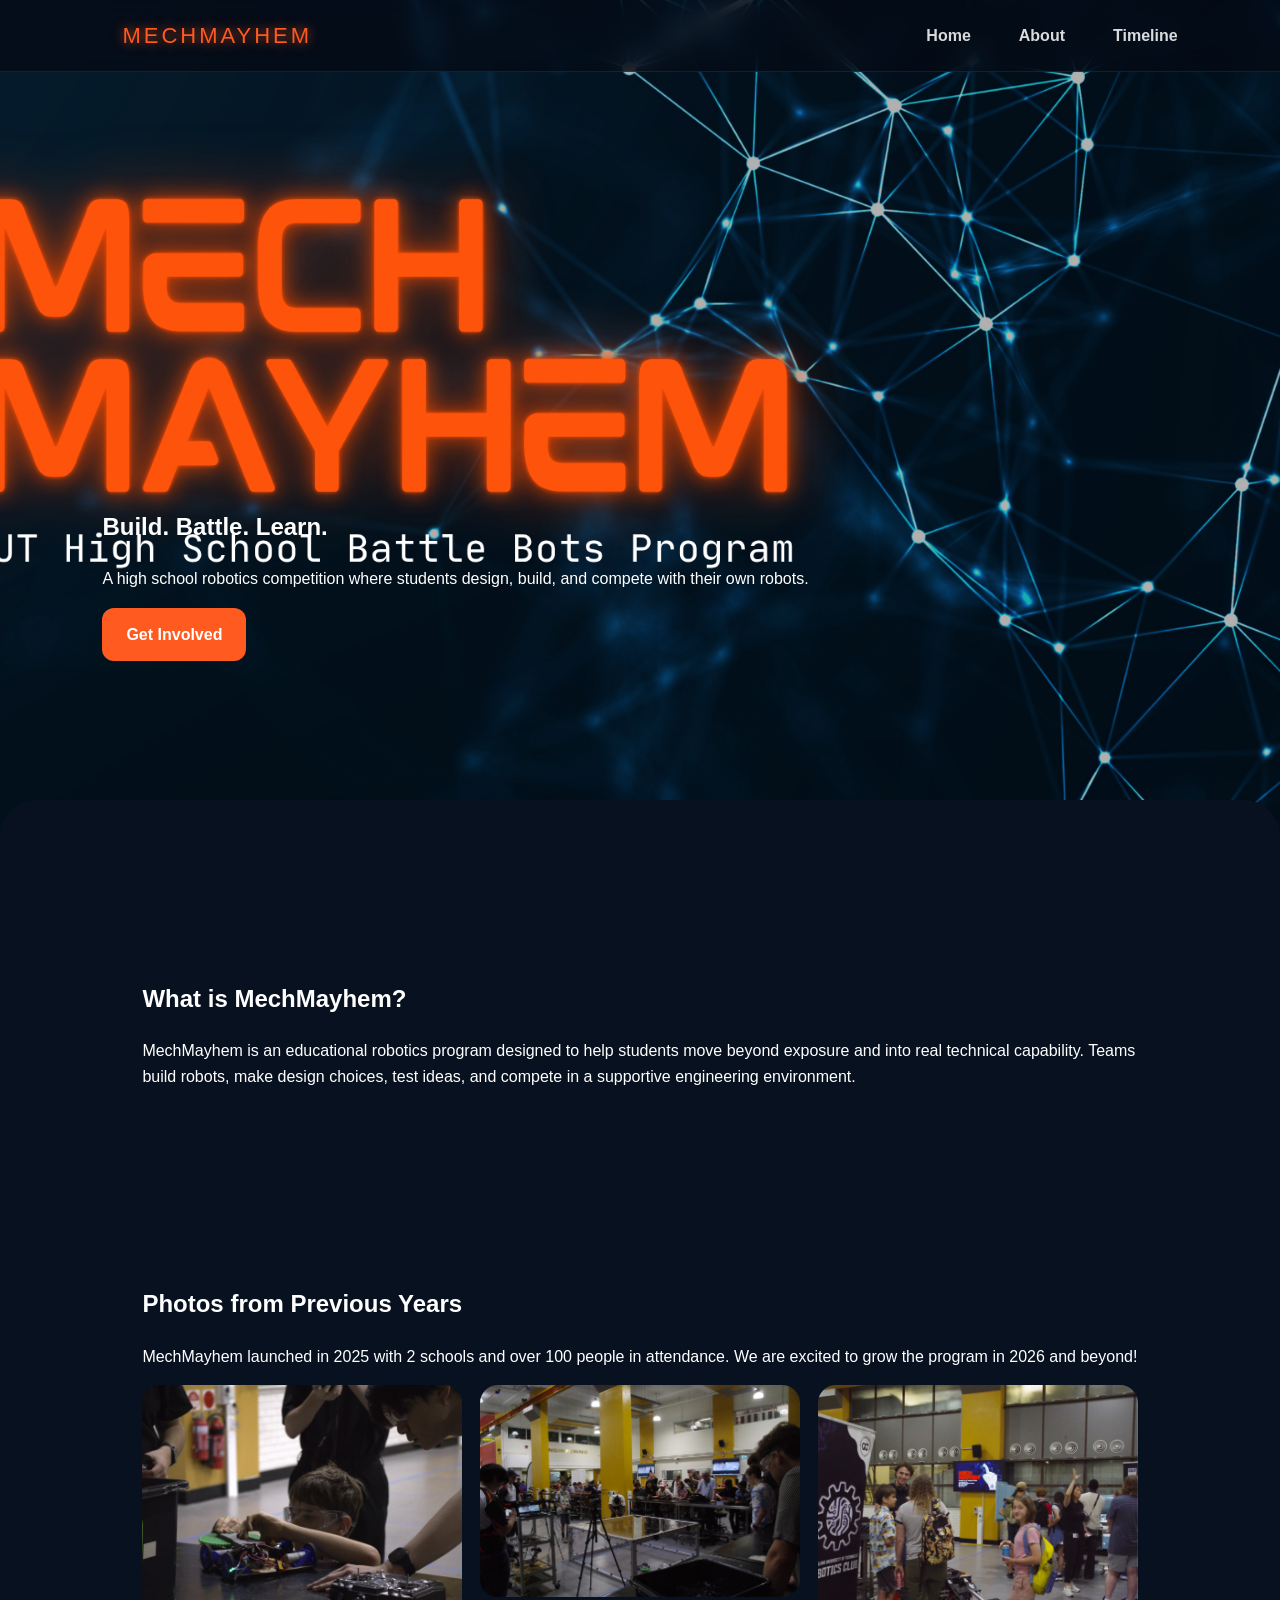
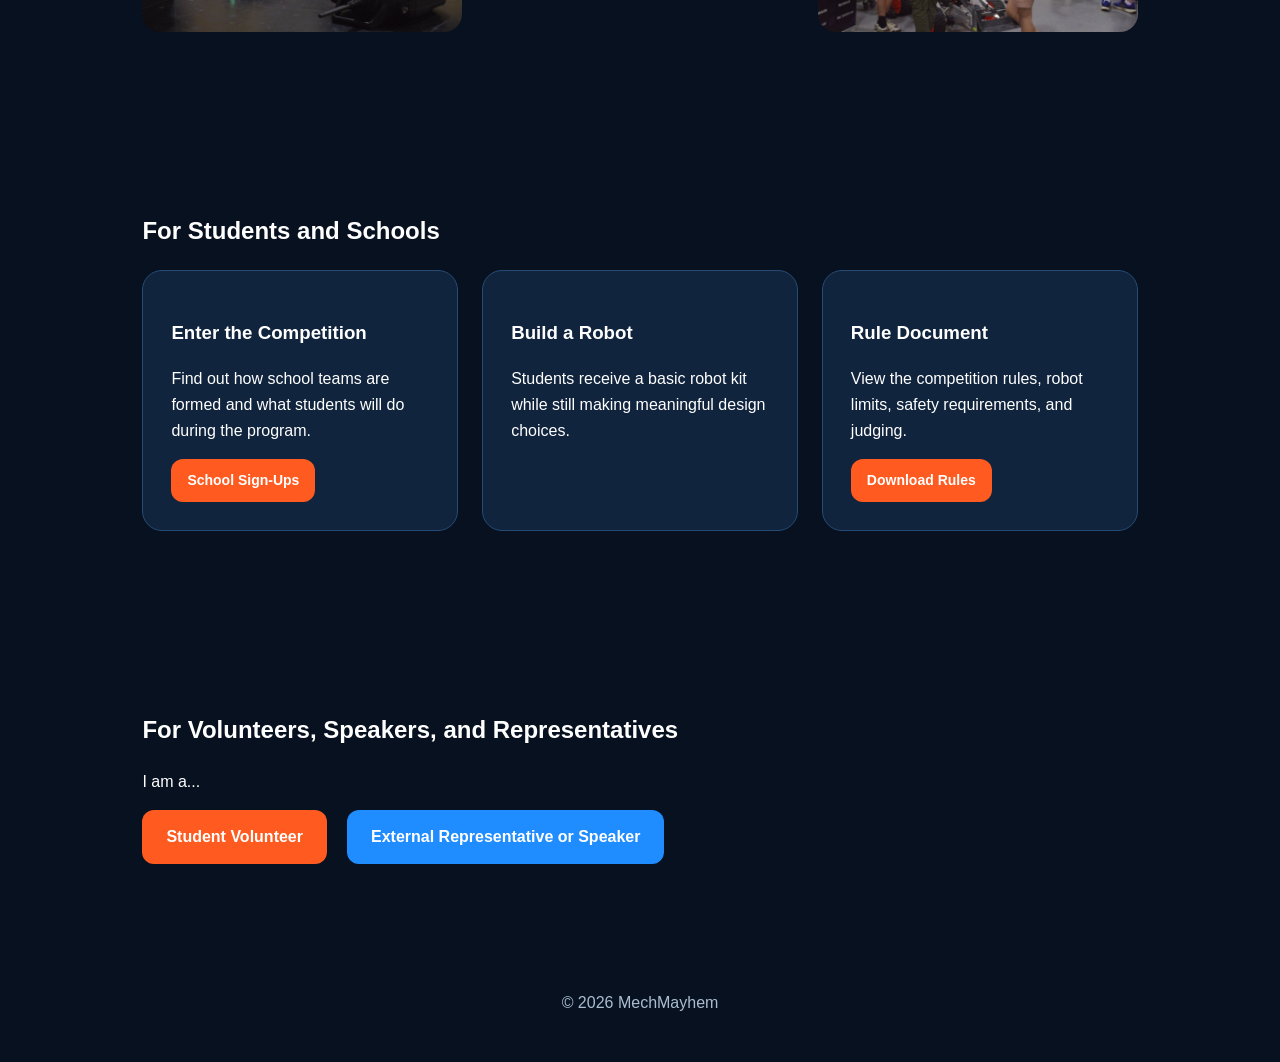
<file: index.html>
<!DOCTYPE html>
<html lang="en">
<head>
  <meta charset="UTF-8" />
  <meta name="viewport" content="width=device-width, initial-scale=1.0" />
  <title>MechMayhem</title>
  <link rel="stylesheet" href="style.css" />
</head>
<script src="script.js"></script>
<body>

    <nav class="topbar">
  <a href="index.html" class="brand logo-text">MECHMAYHEM</a>

  <div class="nav-links">
    <a href="index.html">Home</a>
    <a href="#about">About</a>
    <a href="timeline.html">Timeline</a>
  </div>
</nav>

<header class="hero">
  <div class="overlay">
    <nav>
      
    </nav>

    <section class="hero-content">
      <h2>Build. Battle. Learn.</h2>
      <p>
        A high school robotics competition where students design,
        build, and compete with their own robots.
      </p>
      <a class="button" href="#students">Get Involved</a>
    </section>
  </div>
</header>

    

  <main>

    <section id="about"class="section">
      <h2>What is MechMayhem?</h2>
      <p>
        MechMayhem is an educational robotics program designed to help students
        move beyond exposure and into real technical capability. Teams build robots,
        make design choices, test ideas, and compete in a supportive engineering environment.
      </p>
    </section>

    <section class="section">
      <h2>Photos from Previous Years</h2>
      <p>
        MechMayhem launched in 2025 with 2 schools and over 100 people in attendance. We are excited to grow the program in 2026 and beyond!
      </p>
      <div class="photo-grid">
        <img src="images/student-building.png" alt="MechMayhem students building robots" />
        <img src="images/robot-competition-arena.png" alt="Robot competition arena" />
        <img src="images/crowd-engagement.png" alt="Students testing robots" />
      </div>
    </section>

    <section id="students" class="section card-section">
      <h2>For Students and Schools</h2>

      <div class="cards">
        <div class="card">
             <h3>Enter the Competition</h3>
             <p>Find out how school teams are formed and what students will do during the program.</p>
             <a href="school-signups.html" class="button small">
                 School Sign-Ups
                </a>
            </div>

        <div class="card">
          <h3>Build a Robot</h3>
          <p>Students receive a basic robot kit while still making meaningful design choices.</p>
        </div>

  <div class="card">
  <h3>Rule Document</h3>

  <p>
    View the competition rules, robot limits, safety requirements, and judging.
  </p>

  <a href="documents/rules.pdf" class="button small" download>
    Download Rules
  </a>
</div>
    </section>

    <section id="volunteers" class="section">
      <h2>For Volunteers, Speakers, and Representatives</h2>
      <p>I am a...</p>

      <div class="choice-buttons">
        <a class="button" href="volunteers.html">Student Volunteer</a>
        <a class="button secondary" href="representatives.html">External Representative or Speaker</a>
      </div>
    </section>

  </main>

  <footer>
    <p>© 2026 MechMayhem</p>
  </footer>

</body>
</html>
</file>
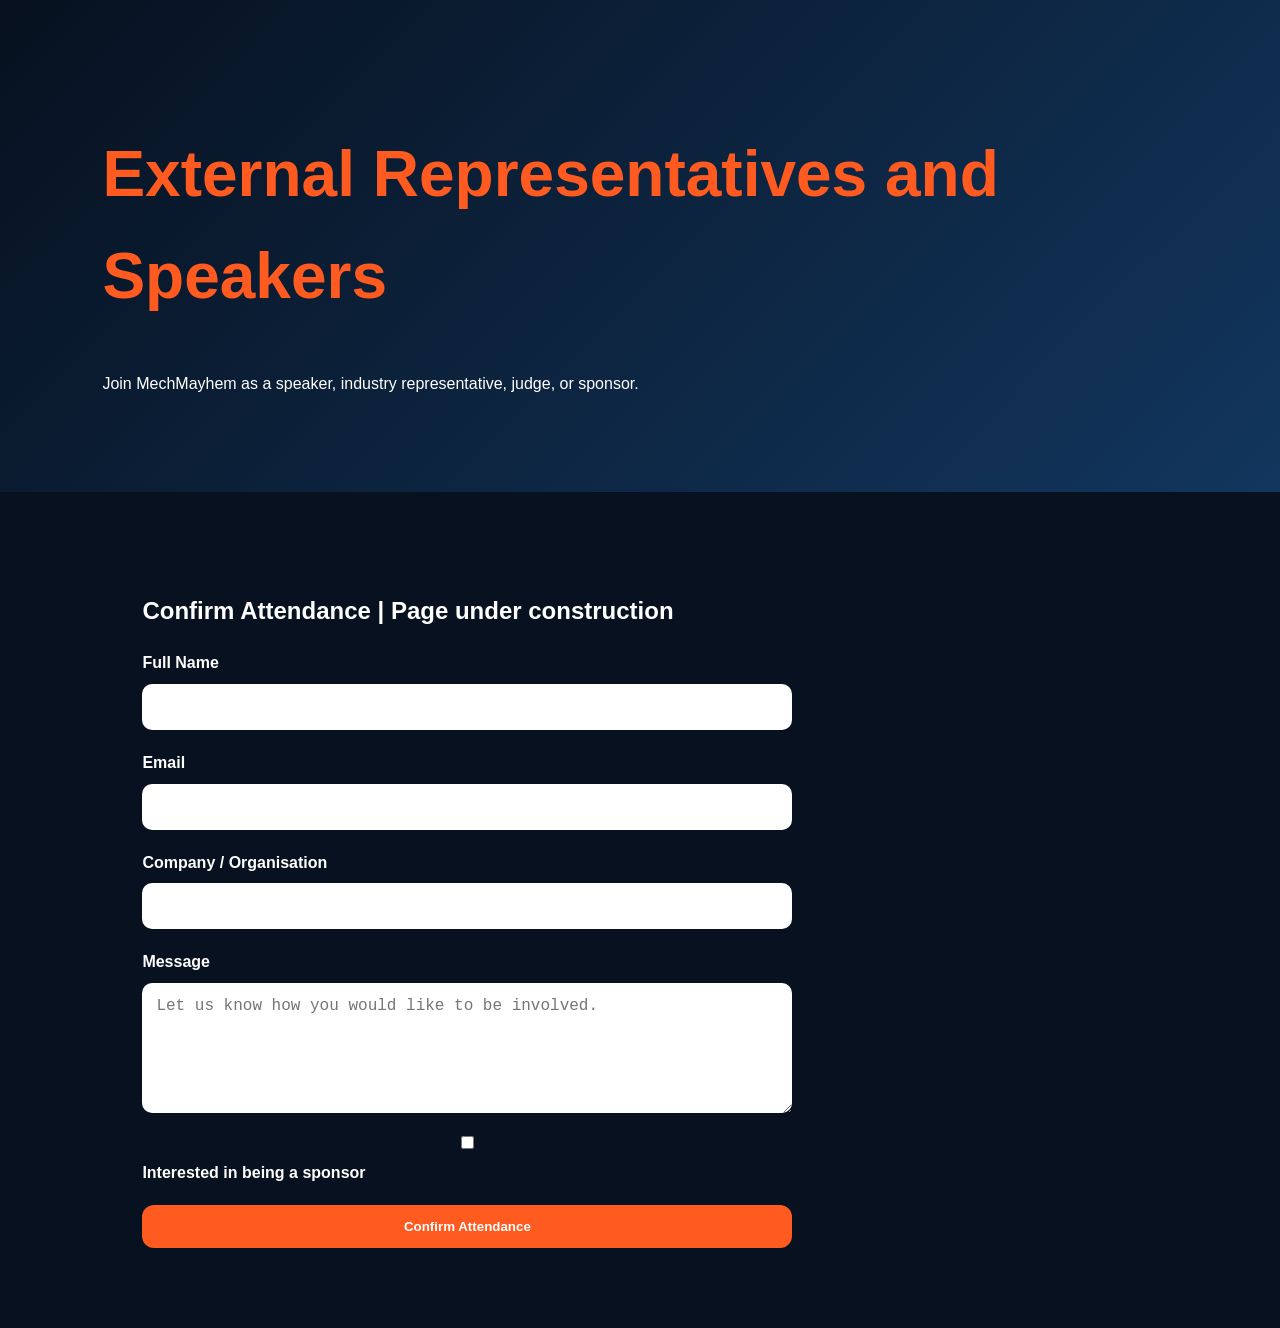
<file: representatives.html>
<!DOCTYPE html>
<html lang="en">
<head>
  <meta charset="UTF-8" />
  <meta name="viewport" content="width=device-width, initial-scale=1.0" />
  <title>Representatives & Speakers | MechMayhem</title>
  <link rel="stylesheet" href="style.css" />
</head>
<script src="script.js"></script>
<body>

  <header class="page-header">
    <h1>External Representatives and Speakers</h1>
    <p>Join MechMayhem as a speaker, industry representative, judge, or sponsor.</p>
  </header>

  <main class="section">

    <h2>Confirm Attendance | Page under construction</h2>

    <form class="form">
      <label>
        Full Name
        <input type="text" name="name" required />
      </label>

      <label>
        Email
        <input type="email" name="email" required />
      </label>

      <label>
        Company / Organisation
        <input type="text" name="company" />
      </label>

      <label>
        Message
        <textarea name="message" placeholder="Let us know how you would like to be involved."></textarea>
      </label>

      <label>
        <input type="checkbox" name="sponsor-interest" />
        Interested in being a sponsor
      </label>

      <button type="submit">Confirm Attendance</button>
    </form>

  </main>

</body>
</html>
</file>
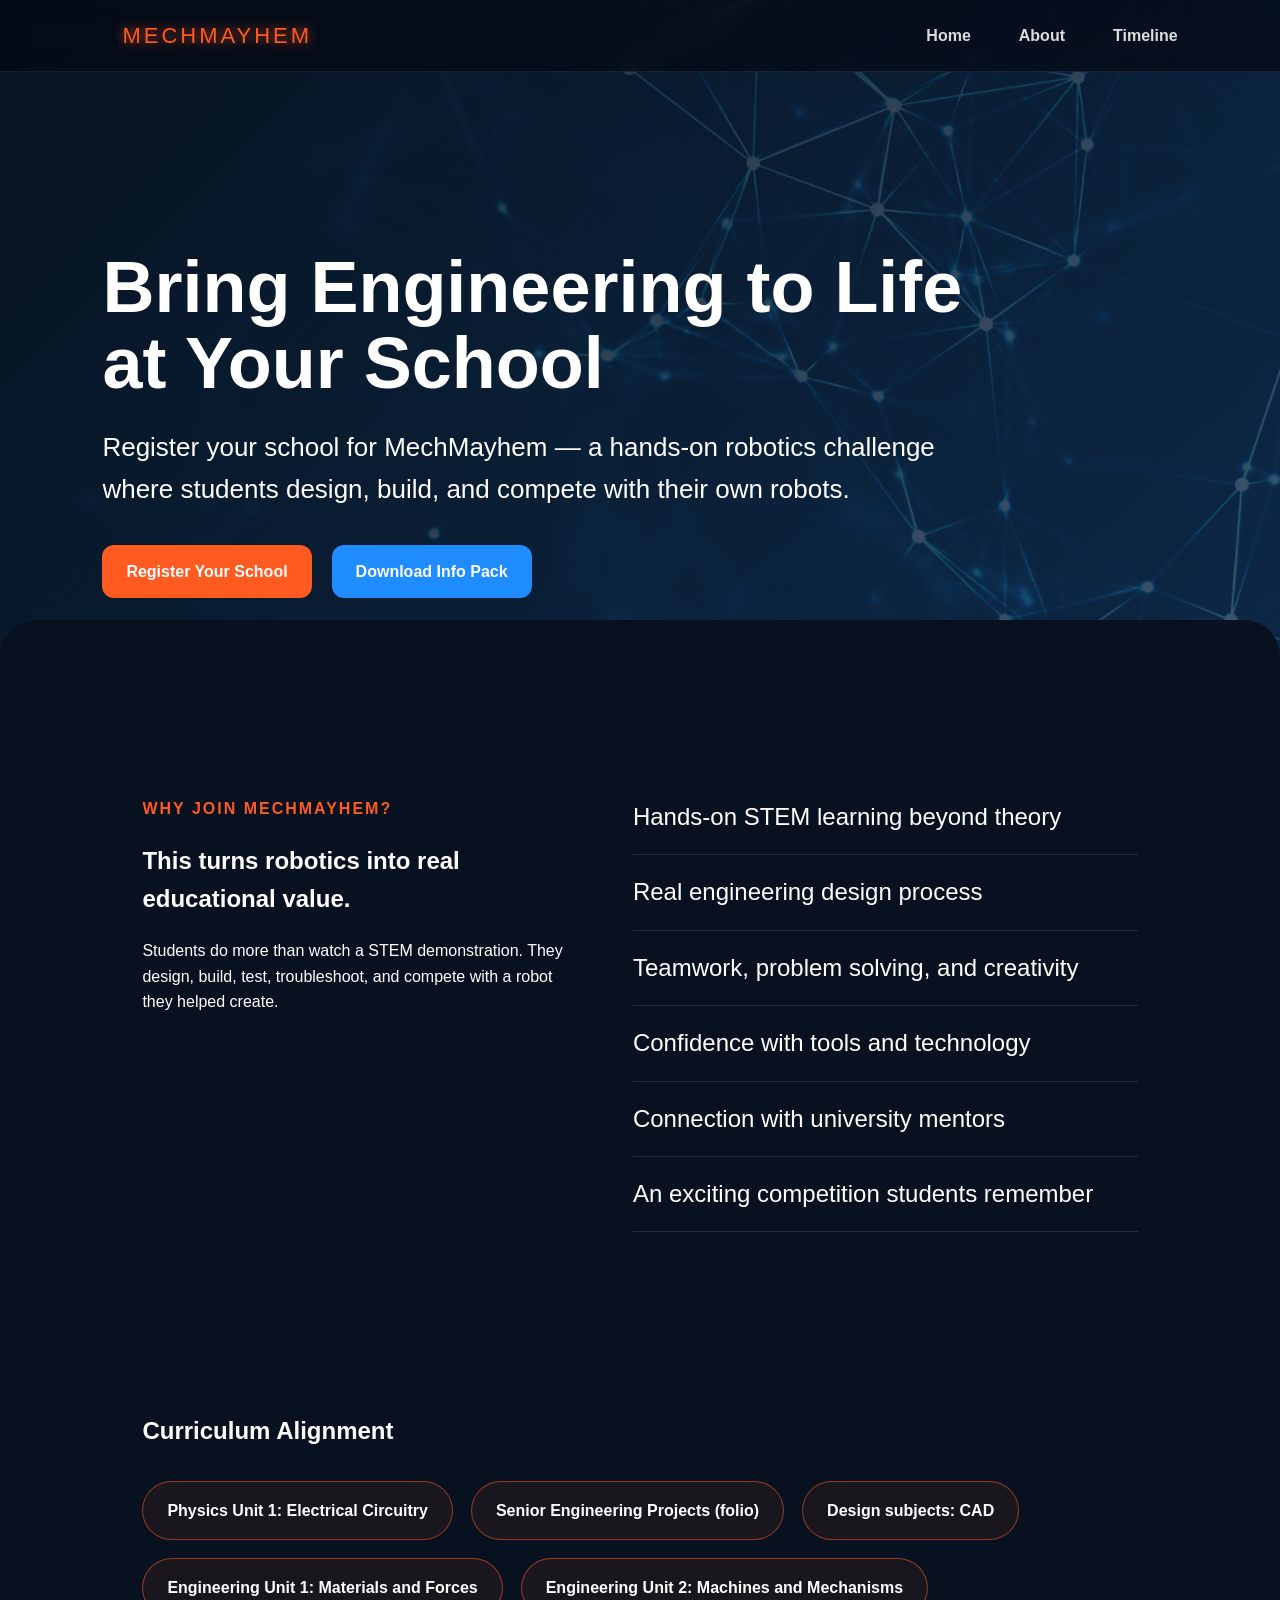
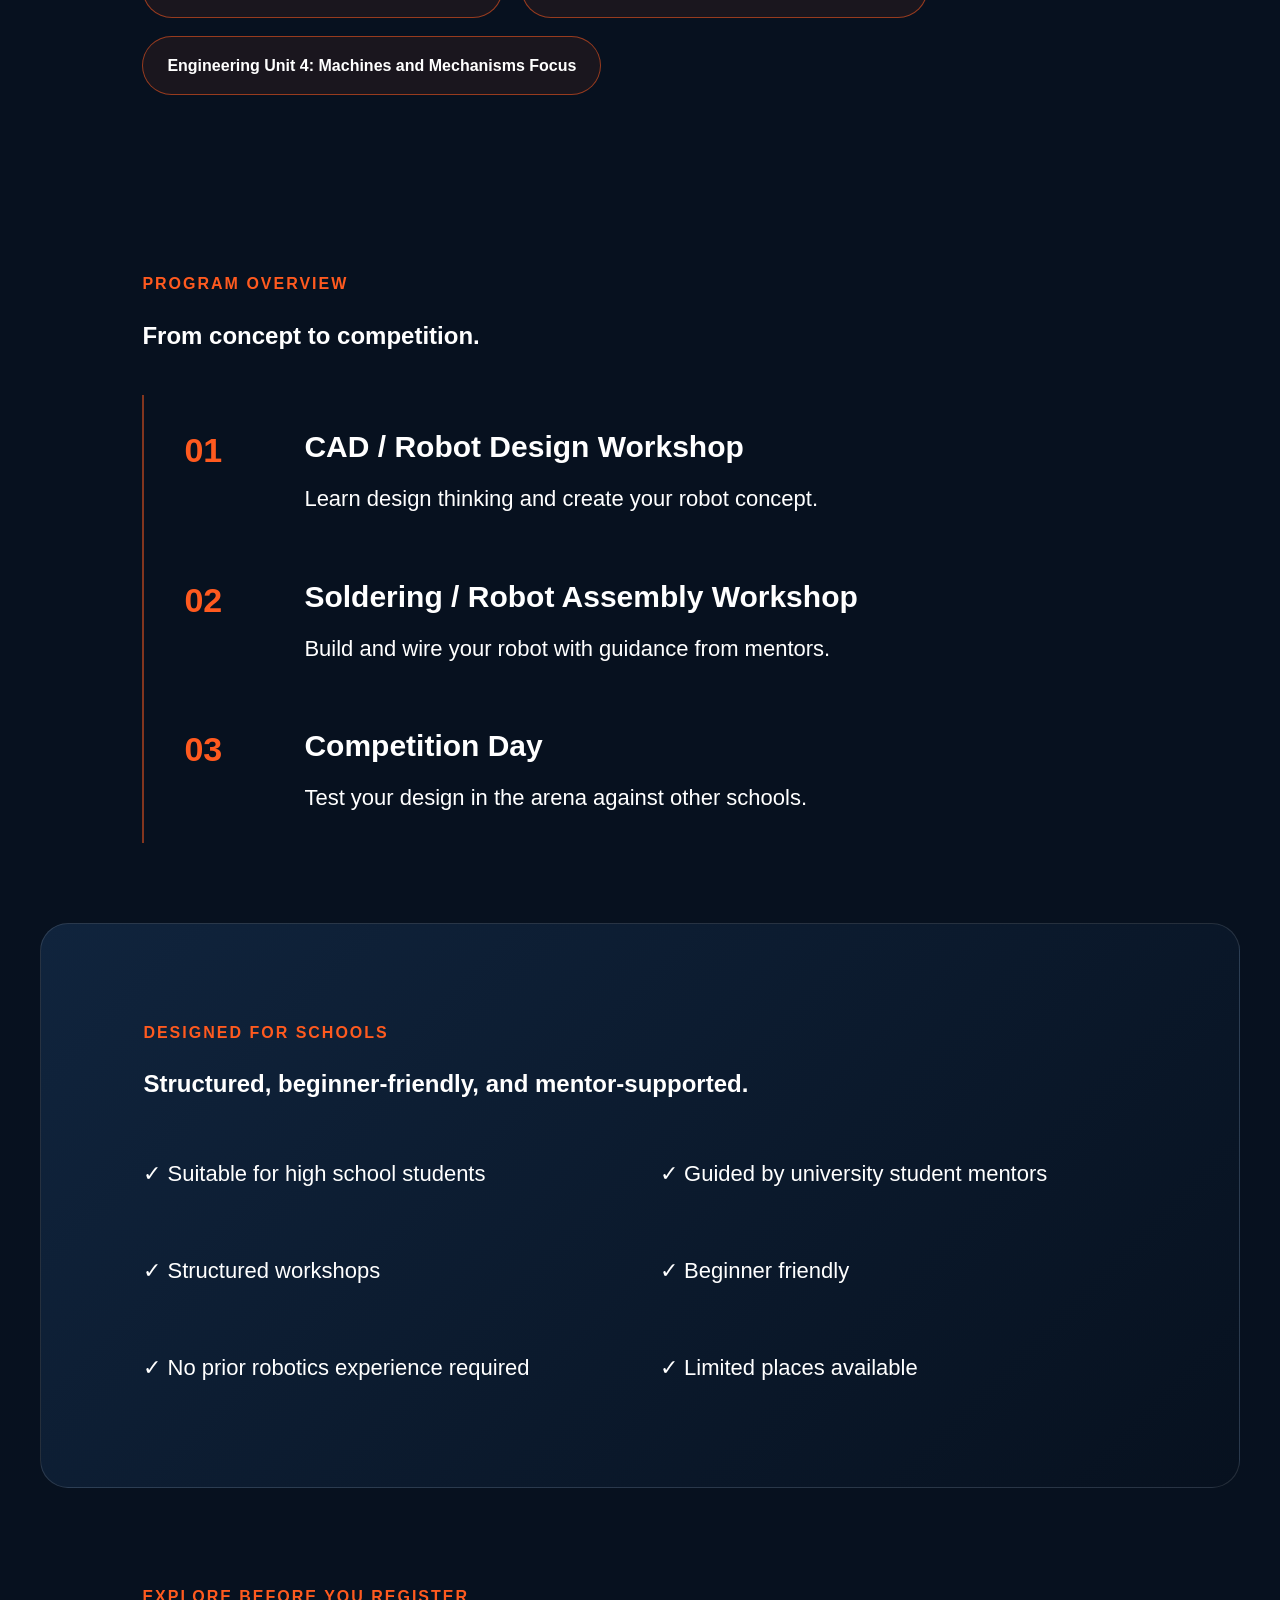
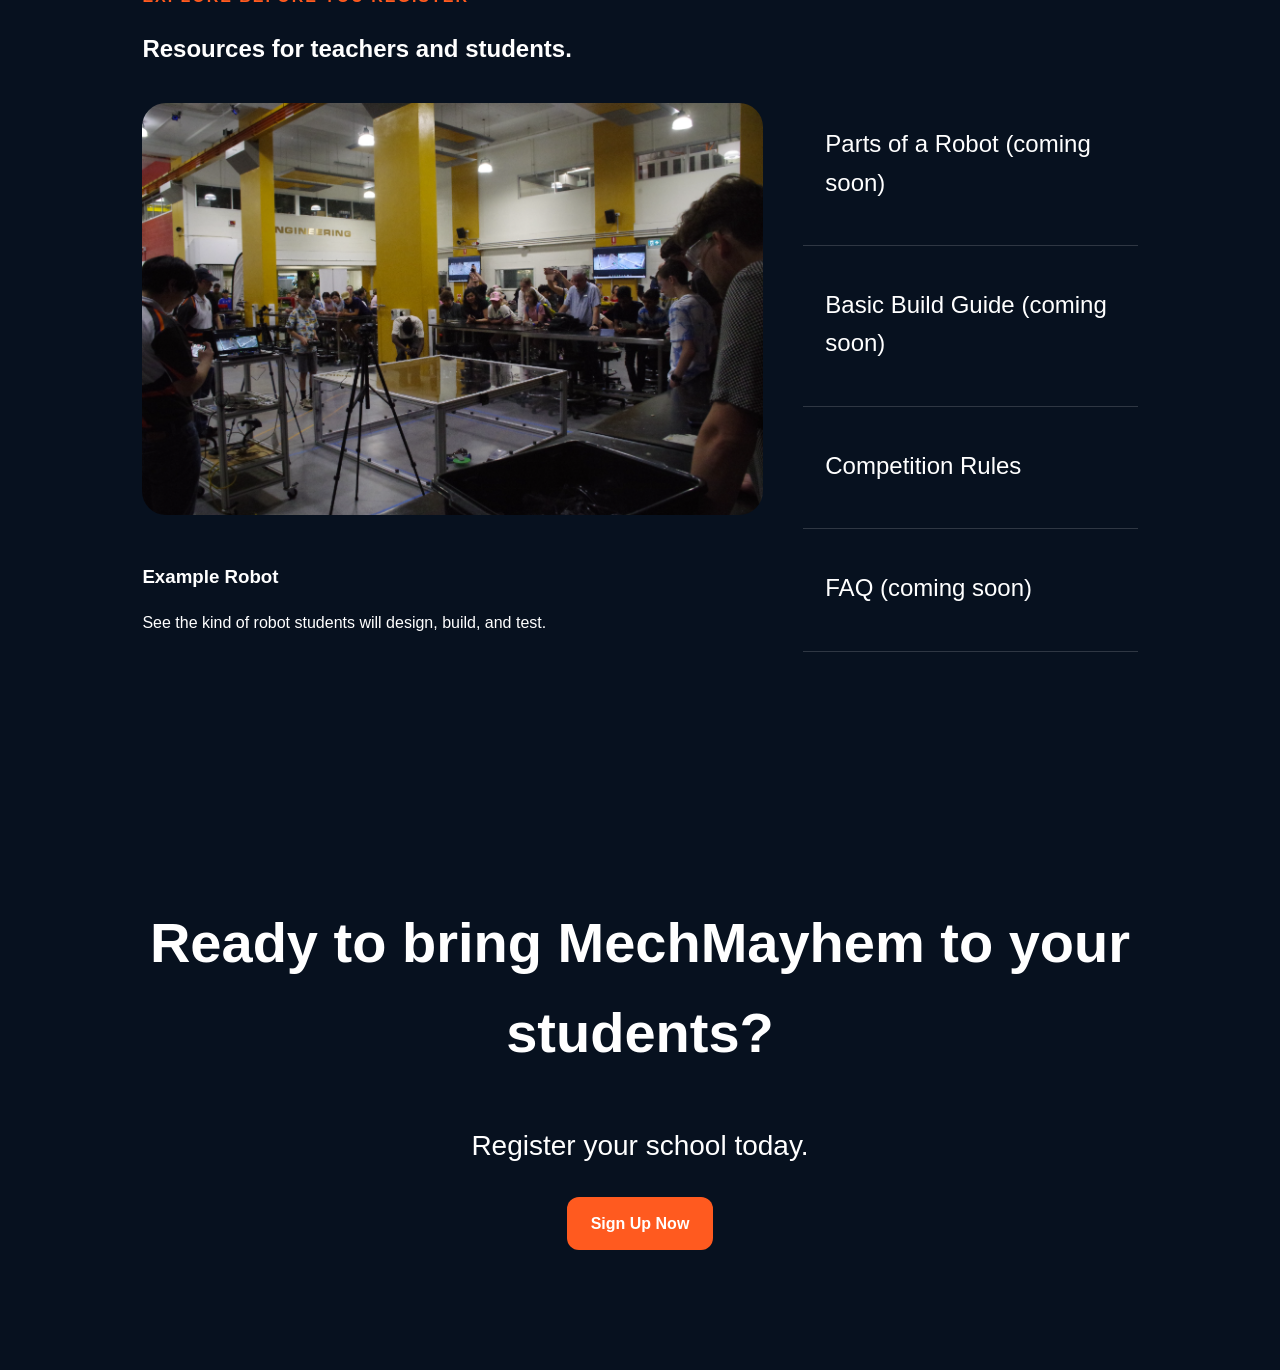
<file: school-signups.html>
<!DOCTYPE html>
<html lang="en">
<head>
  <meta charset="UTF-8" />
  <meta name="viewport" content="width=device-width, initial-scale=1.0" />
  <title>School Sign-Ups | MechMayhem</title>
  <link rel="stylesheet" href="style.css" />
</head>

<body>

  <nav class="topbar">
    <a href="index.html" class="brand logo-text">MECHMAYHEM</a>

    <div class="nav-links">
      <a href="index.html">Home</a>
      <a href="index.html#about">About</a>
      <a href="index.html#timeline">Timeline</a>
    </div>
  </nav>

  <header class="school-hero">
    <div class="school-hero-content">
      <h1>Bring Engineering to Life at Your School</h1>
      <p>
        Register your school for MechMayhem — a hands-on robotics challenge where students
        design, build, and compete with their own robots.
      </p>

      <div class="choice-buttons">
        <a href="#register" class="button">Register Your School</a>
        <a href="documents/MechMayhem-Info-Pack.pdf" class="button secondary" target="_blank">Download Info Pack</a>
      </div>
    </div>
  </header>
<main>

  <section class="section split-section">
    <div>
      <p class="eyebrow">Why Join MechMayhem?</p>
      <h2>This turns robotics into real educational value.</h2>
      <p>
        Students do more than watch a STEM demonstration. They design, build,
        test, troubleshoot, and compete with a robot they helped create.
      </p>
    </div>

    <ul class="feature-list">
      <li>Hands-on STEM learning beyond theory</li>
      <li>Real engineering design process</li>
      <li>Teamwork, problem solving, and creativity</li>
      <li>Confidence with tools and technology</li>
      <li>Connection with university mentors</li>
      <li>An exciting competition students remember</li>
    </ul>
  </section>

  <section class="section curriculum-strip">
    <h2>Curriculum Alignment</h2>

    <div class="pill-row">
      <span>Physics Unit 1: Electrical Circuitry</span>
      <span>Senior Engineering Projects (folio)</span>
      <span>Design subjects: CAD</span>
      <span>Engineering Unit 1: Materials and Forces</span>
      <span>Engineering Unit 2: Machines and Mechanisms</span>
      <span>Engineering Unit 4: Machines and Mechanisms Focus</span>
    </div>
  </section>

  <section class="section">
    <p class="eyebrow">Program Overview</p>
    <h2>From concept to competition.</h2>

    <div class="timeline-list">
      <div class="timeline-item">
        <span>01</span>
        <div>
          <h3>CAD / Robot Design Workshop</h3>
          <p>Learn design thinking and create your robot concept.</p>
        </div>
      </div>

      <div class="timeline-item">
        <span>02</span>
        <div>
          <h3>Soldering / Robot Assembly Workshop</h3>
          <p>Build and wire your robot with guidance from mentors.</p>
        </div>
      </div>

      <div class="timeline-item">
        <span>03</span>
        <div>
          <h3>Competition Day</h3>
          <p>Test your design in the arena against other schools.</p>
        </div>
      </div>
    </div>
  </section>

  <section class="section school-panel">
    <div>
      <p class="eyebrow">Designed for Schools</p>
      <h2>Structured, beginner-friendly, and mentor-supported.</h2>
    </div>

    <div class="check-grid">
      <p>✓ Suitable for high school students</p>
      <p>✓ Guided by university student mentors</p>
      <p>✓ Structured workshops</p>
      <p>✓ Beginner friendly</p>
      <p>✓ No prior robotics experience required</p>
      <p>✓ Limited places available</p>
    </div>
  </section>

  <section class="section">
    <p class="eyebrow">Explore Before You Register</p>
    <h2>Resources for teachers and students.</h2>

    <div class="resource-layout">
      <div class="resource-feature">
        <img src="images/robot-competition-arena.png" alt="Example MechMayhem robot">
        <h3>Example Robot</h3>
        <p>See the kind of robot students will design, build, and test.</p>
      </div>

      <div class="resource-links">
        <a href="#">Parts of a Robot (coming soon)</a>
        <a href="#">Basic Build Guide (coming soon)</a>
        <a href="documents/rules.pdf" target="_blank">Competition Rules</a>
        <a href="#">FAQ (coming soon)</a>
      </div>
    </div>
  </section>

  <section id="register" class="section final-cta">
    <h2>Ready to bring MechMayhem to your students?</h2>
    <p>Register your school today.</p>
    <a href="https://forms.office.com/Pages/ResponsePage.aspx?id=o1IL3MVo90SIHZOD2IULlq7vZkIfk8FCnBDm_TMBKqNUNEhNSEJaSElMM1NRNzJWNTc1QzlQUzhLOS4u"
   class="button"
   target="_blank"
   rel="noopener noreferrer">
   Sign Up Now
</a>
  </section>

</main>

<script src="script.js"></script>
<script src="script.js"></script>
</body>
</html>
</file>
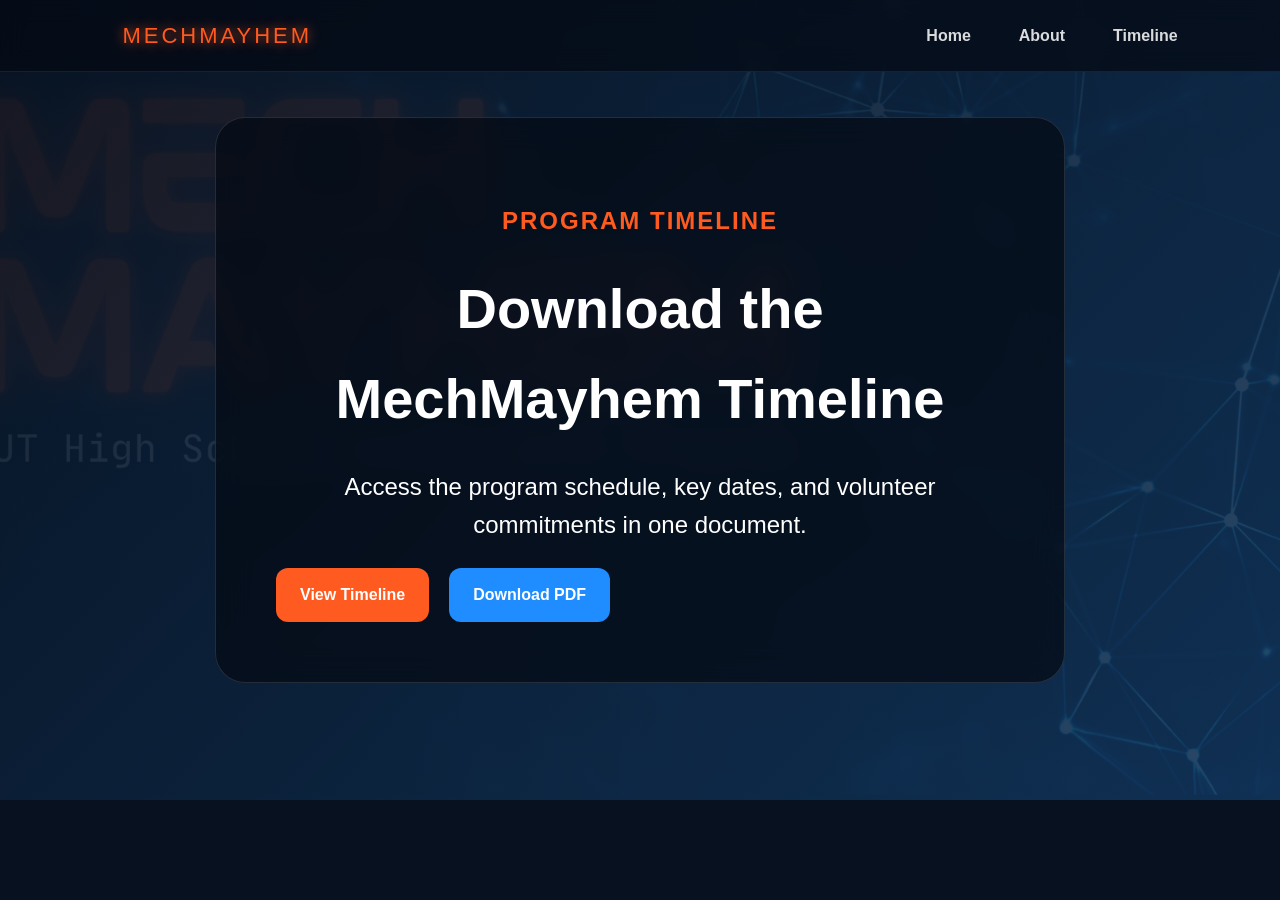
<file: timeline.html>
<!DOCTYPE html>
<html lang="en">
<head>
  <meta charset="UTF-8" />
  <meta name="viewport" content="width=device-width, initial-scale=1.0" />
  <title>Timeline | MechMayhem</title>
  <link rel="stylesheet" href="style.css" />
</head>

<body>

  <nav class="topbar">
    <a href="index.html" class="brand logo-text">MECHMAYHEM</a>

    <div class="nav-links">
      <a href="index.html">Home</a>
      <a href="index.html#about">About</a>
      <a href="timeline.html">Timeline</a>
    </div>
  </nav>

  <main class="download-page">
    <section class="download-box">
      <p class="eyebrow">Program Timeline</p>

      <h1>Download the MechMayhem Timeline</h1>

      <p>
        Access the program schedule, key dates, and volunteer commitments in one document.
      </p>

      <div class="choice-buttons">
        <a href="documents/Timeline.pdf" class="button" target="_blank">
  View Timeline
</a>

<a href="documents/Timeline.pdf" class="button secondary" download>
  Download PDF
</a>
      </div>
    </section>
  </main>

</body>
</html>
</file>
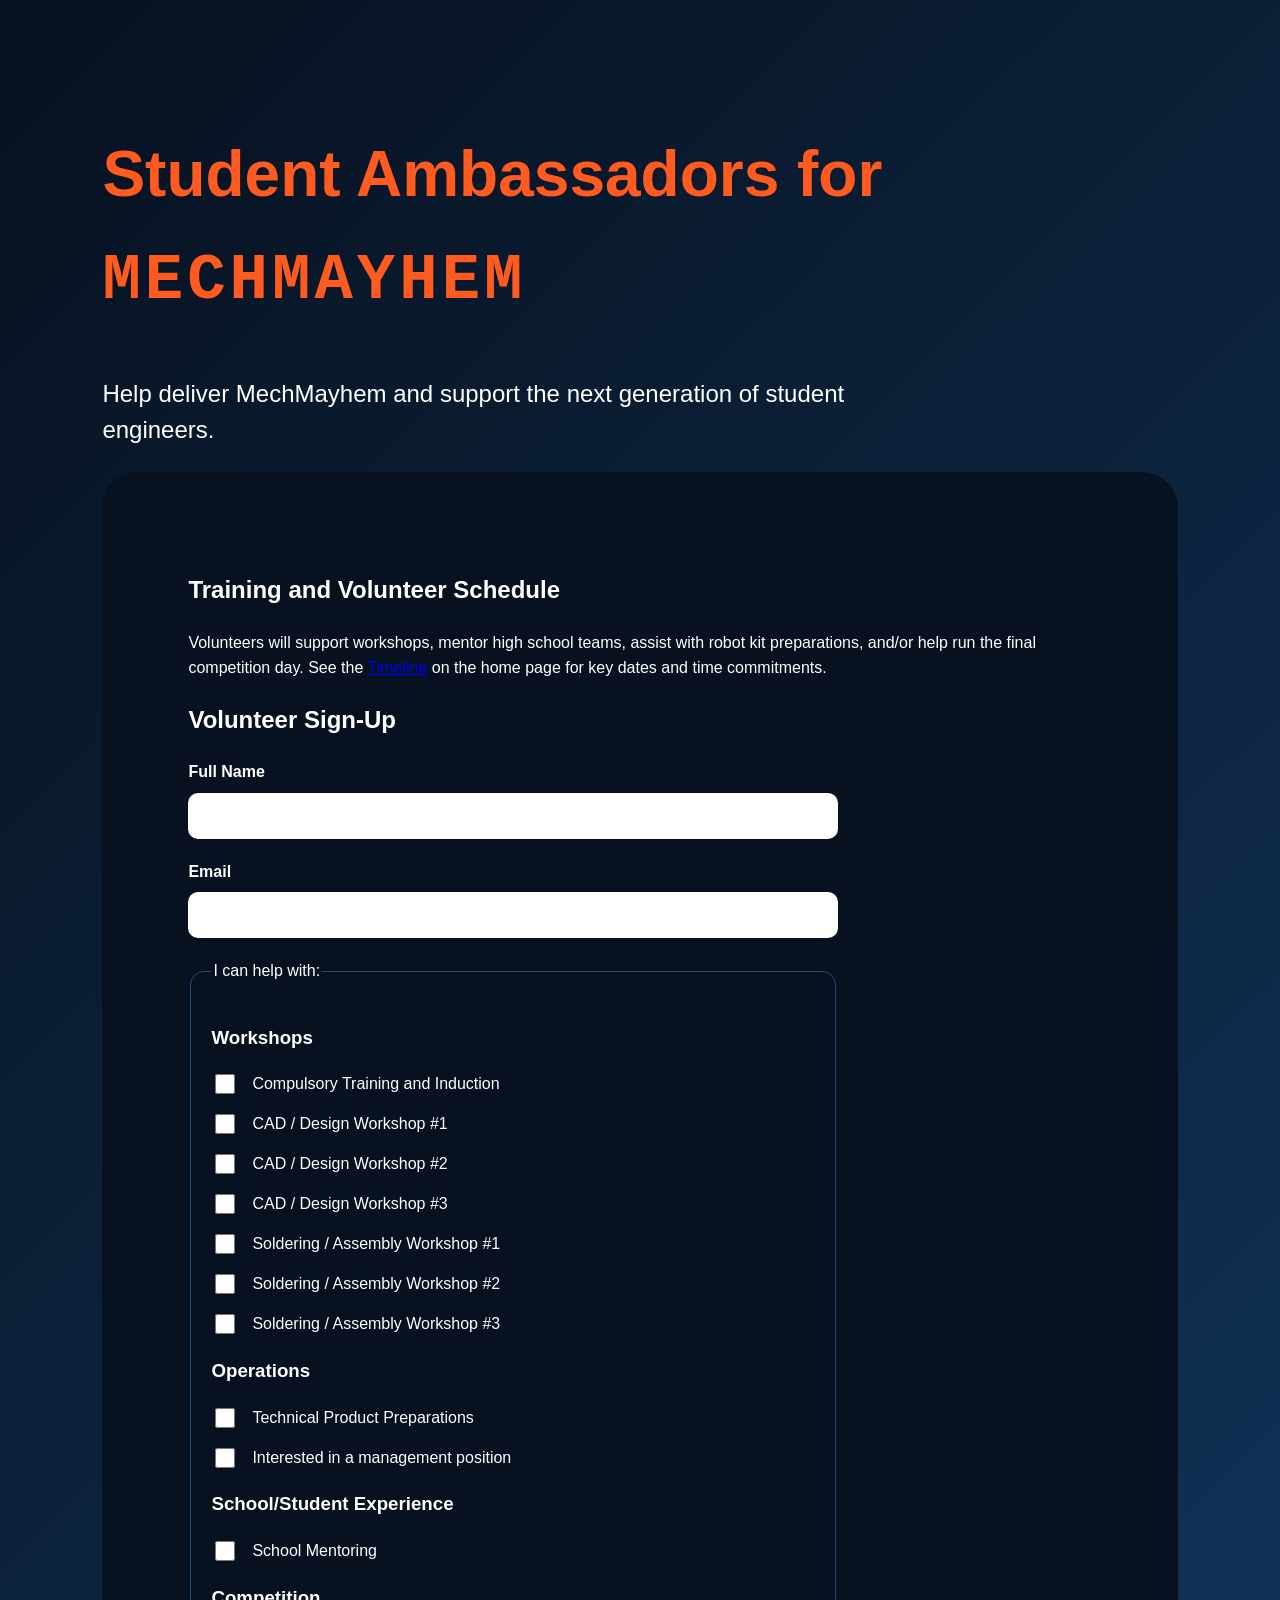
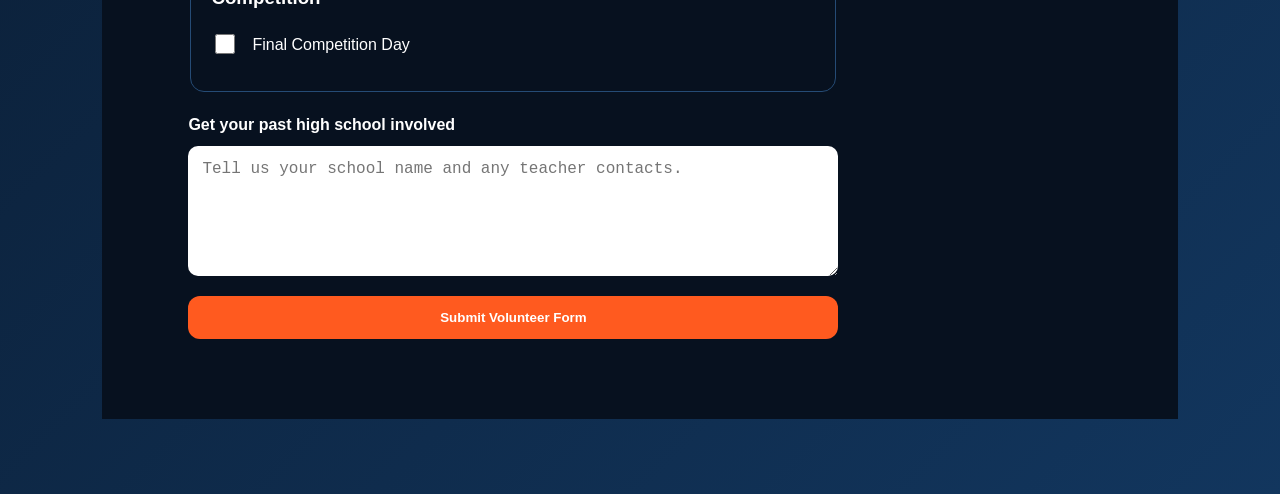
<file: volunteers.html>
<!DOCTYPE html>
<html lang="en">
<head>
  <meta charset="UTF-8" />
  <meta name="viewport" content="width=device-width, initial-scale=1.0" />
  <title>Student Volunteers | MechMayhem</title>
  <link rel="stylesheet" href="style.css" />
</head>
<script src="script.js"></script>
<body>

  <header class="page-header">
    <h1>
  Student Ambassadors for <span class="mech-font">MECHMAYHEM</span>
</h1>
    <p class="header-subtitle1">
  Help deliver MechMayhem and support the next generation of student engineers.
</p>

  <main class="section">

    <h2>Training and Volunteer Schedule</h2>
    <p>
      Volunteers will support workshops, mentor high school teams, assist with robot kit preparations,
      and/or help run the final competition day. See the <a href="timeline.html">Timeline</a> on the home page for key dates and time commitments.
    </p>

    <h2>Volunteer Sign-Up</h2>

    <form class="form" action="https://formspree.io/f/mkokdwqj" method="POST">
        
      <label>
        Full Name
        <input type="text" name="name" required />
      </label>

      <label>
        Email
        <input type="email" name="email" required />
      </label>

      <fieldset>
        <legend>I can help with:</legend>

          <div class="role-group">
    <h3>Workshops</h3>

     <label><input type="checkbox" name="roles[]" value="CAD Workshop #1"> Compulsory Training and Induction</label>

    <label><input type="checkbox" name="roles[]" value="CAD Workshop #1"> CAD / Design Workshop #1</label>
    <label><input type="checkbox" name="roles[]" value="CAD Workshop #2"> CAD / Design Workshop #2</label>
    <label><input type="checkbox" name="roles[]" value="CAD Workshop #3"> CAD / Design Workshop #3</label>

    <label><input type="checkbox" name="roles[]" value="Soldering Workshop #1"> Soldering / Assembly Workshop #1</label>
    <label><input type="checkbox" name="roles[]" value="Soldering Workshop #2"> Soldering / Assembly Workshop #2</label>
    <label><input type="checkbox" name="roles[]" value="Soldering Workshop #3"> Soldering / Assembly Workshop #3</label>
  </div>

  <div class="role-group">
    <h3>Operations</h3>

    <label><input type="checkbox" name="roles[]" value="Technical Preparations"> Technical Product Preparations</label>
     <label><input type="checkbox" name="roles[]" value="Management"> Interested in a management position</label>
  
  </div>

  <div class="role-group">
    <h3>School/Student Experience</h3>

    <label><input type="checkbox" name="roles[]" value="School Mentoring"> School Mentoring</label>
  </div>

  <div class="role-group">
    <h3>Competition</h3>

    <label><input type="checkbox" name="roles[]" value="Final Competition Day"> Final Competition Day</label>
  </div>
      </fieldset>

      <label>
        Get your past high school involved
        <textarea name="school" placeholder="Tell us your school name and any teacher contacts."></textarea>
      </label>

      <button type="submit">Submit Volunteer Form</button>
    </form>

  </main>

</body>
</html>
</file>
<file: style.css>
.logo-text {
  font-family: "Mokoto", sans-serif;
}

* {
  box-sizing: border-box;
}
<script src="script.js"></script>
@font-face {
  font-family: "Mokoto";
  src: url("fontss/mokoto.ttf") format("truetype");
  font-weight: normal;
  font-style: normal;
  font-display: swap;
}

body {
  margin: 0;
  font-family: "Mokoto", Arial, Helvetica, sans-serif;
  background: #07111f;
  color: white;
  line-height: 1.6;
}

nav {
  display: flex;
  justify-content: space-between;
  align-items: center;
  padding: 24px 8%;
}

nav h1 {
  color: #ff5a1f;
  letter-spacing: 2px;
}

nav a {
  color: white;
  text-decoration: none;
  margin-left: 20px;
}

.topbar {
  position: fixed;
  top: 0;
  left: 0;
  width: 100%;
  z-index: 999;

  display: flex;
  justify-content: space-between;
  align-items: center;

  padding: 18px 8%;
  background: rgba(5, 10, 20, 0.75);
  backdrop-filter: blur(12px);
  border-bottom: 1px solid rgba(255, 255, 255, 0.08);
}

.brand {
  color: #ff5a1f;
  text-decoration: none;
  font-size: 22px;
  letter-spacing: 3px;
  text-shadow: 0 0 12px rgba(255, 90, 31, 0.8);
}

.nav-links {
  display: flex;
  gap: 28px;
}

.nav-links a {
  color: white;
  text-decoration: none;
  font-weight: 600;
  opacity: 0.85;
  transition: opacity 0.2s ease, color 0.2s ease;
}

.nav-links a:hover {
  color: #ff5a1f;
  opacity: 1;
}



.hero {
  min-height: 100vh;
  background-image: url("images/hero-banner.png");
  background-size: cover;
  background-position: center;
  background-repeat: no-repeat;
  background-color: #06101d;
}

.hero-parallax {
  position: absolute;
  inset: -60px;
  z-index: 0;

  background: url("images/hero-banner.png") center/cover no-repeat;
  transform: translateY(0);
  will-change: transform;
}

@media (max-width: 900px) {
  .hero {
    background-size: contain;
    background-position: center top;
  }
}

.overlay {
  min-height: 100vh;
  background: rgba(5, 10, 20, 0);
}

.hero-content {
  max-width: ;
  padding: 220px 8% 0;
  margin-top: 220px;
  color: white;
}




.section {
  padding: 80px 8%;
  max-width: 1200px;
  margin: 0 auto;
}
main {
  position: relative;
  z-index: 10;
  margin-top: -100px;
  background: #07111f;
  border-radius: 36px 36px 0 0;
  padding-top: 80px;
  
}

.photo-grid {
  display: grid;
  grid-template-columns: repeat(3, 1fr);
  gap: 18px;
}

.photo-grid img {
  width: 100%;
  border-radius: 18px;
}

.cards {
  display: grid;
  grid-template-columns: repeat(3, 1fr);
  gap: 24px;
}

.card {
  background: #10243d;
  padding: 28px;
  border-radius: 20px;
  border: 1px solid #254b75;
}

.button {
  display: inline-block;
  background: #ff5a1f;
  color: white;
  padding: 14px 24px;
  border-radius: 12px;
  text-decoration: none;
  font-weight: bold;
  border: none;
  cursor: pointer;
}

.button.secondary {
  background: #1f8cff;
}

.button.small {
  padding: 10px 16px;
  font-size: 14px;
}

.choice-buttons {
  display: flex;
  gap: 20px;
  flex-wrap: wrap;
}



.page-header {
  padding: 80px 8%;
  background: linear-gradient(135deg, #07111f, #12365e);
}

.page-header h1 {
  font-family: Arial, Helvetica, sans-serif;
  font-size: 64px;
  color: #ff5a1f;
  letter-spacing: 0;
}

.mech-font {
  font-family: "Mokoto", "JetBrains Mono", monospace;
  letter-spacing: 4px;
}

.form {
  display: grid;
  gap: 20px;
  max-width: 650px;
}

label {
  display: grid;
  gap: 8px;
  font-weight: bold;
}

input,
textarea {
  padding: 14px;
  border-radius: 10px;
  border: none;
  font-size: 16px;
}

textarea {
  min-height: 130px;
}

fieldset {
  border: 1px solid #254b75;
  border-radius: 14px;
  padding: 20px;
}

fieldset label {
  font-weight: normal;
  margin: 8px 0;
}

button {
  background: #ff5a1f;
  color: white;
  padding: 14px 24px;
  border-radius: 12px;
  border: none;
  font-weight: bold;
  cursor: pointer;
}

footer {
  text-align: center;
  padding: 30px;
  color: #a9bdd1;
}

@media (max-width: 800px) {
  .cards,
  .photo-grid {
    grid-template-columns: 1fr;
  }

  .hero-content h2 {
    font-size: 42px;
  }

  nav {
    flex-direction: column;
    gap: 16px;
  }
}
.logo-text {
  font-family: "Mokoto", sans-serif;
}

.mech-font {
  font-family: "Mokoto", "JetBrains Mono", monospace !important;
  letter-spacing: 4px;
  color: #ff5a1f;
}

fieldset label {
  display: flex;
  align-items: center;
  gap: 14px;
  margin: 14px 0;
  font-weight: normal;
}
fieldset input[type="checkbox"] {
  width: 20px;
  height: 20px;
  accent-color: #ff5a1f;
  cursor: pointer;
}

.header-subtitle1 {
    font-size: 24px;
    color: white;
    max-width: 800px;
    line-height: 1.5;
    margin-top: 20px;
}

.school-hero {
  min-height: 80vh;
  padding: 180px 8% 100px;
  background:
    linear-gradient(135deg, rgba(7,17,31,0.9), rgba(18,54,94,0.75)),
    url("images/background.png") center/cover no-repeat;
  display: flex;
  align-items: center;
}

.school-hero-content {
  max-width: 900px;
}

.school-hero h1 {
  font-size: 72px;
  line-height: 1.05;
  margin-bottom: 24px;
  color: white;
}

.school-hero p {
  font-size: 26px;
  max-width: 850px;
  margin-bottom: 34px;
}

.section-note {
  font-size: 24px;
  margin-top: 32px;
  max-width: 900px;
}

.card-image {
  width: 100%;
  border-radius: 16px;
  margin-top: 16px;
}

.final-cta {
  text-align: center;
  padding: 120px 8%;
}

.final-cta h2 {
  font-size: 56px;
}

.final-cta p {
  font-size: 28px;
}

.school-hero {
  min-height: 80vh;
  padding: 180px 8% 100px;

  background:
    linear-gradient(135deg, rgba(7,17,31,0.82), rgba(18,54,94,0.72)),
    url("images/background.png");

  background-size: cover;
  background-position: center;
  background-repeat: no-repeat;
  background-attachment: fixed;

  display: flex;
  align-items: center;
}

.split-section {
  display: grid;
  grid-template-columns: 1fr 1.2fr;
  gap: 70px;
  align-items: start;
}

.eyebrow {
  color: #ff5a1f;
  font-weight: 800;
  letter-spacing: 2px;
  text-transform: uppercase;
}

.feature-list {
  list-style: none;
  padding: 0;
  margin: 0;
  font-size: 24px;
}

.feature-list li {
  padding: 18px 0;
  border-bottom: 1px solid rgba(255,255,255,0.12);
}

.pill-row {
  display: flex;
  flex-wrap: wrap;
  gap: 18px;
  margin-top: 30px;
}

.pill-row span {
  padding: 16px 24px;
  border: 1px solid rgba(255, 90, 31, 0.55);
  border-radius: 999px;
  background: rgba(255, 90, 31, 0.08);
  font-weight: 700;
}

.timeline-list {
  margin-top: 40px;
  border-left: 2px solid rgba(255, 90, 31, 0.5);
}

.timeline-item {
  display: grid;
  grid-template-columns: 90px 1fr;
  gap: 30px;
  padding: 28px 0 28px 40px;
}

.timeline-item span {
  color: #ff5a1f;
  font-size: 34px;
  font-weight: 900;
}

.timeline-item h3 {
  margin: 0 0 10px;
  font-size: 30px;
}

.timeline-item p {
  margin: 0;
  font-size: 22px;
}

.school-panel {
  background: linear-gradient(135deg, #10243d, #07111f);
  border-radius: 28px;
  border: 1px solid rgba(255,255,255,0.12);
}

.check-grid {
  display: grid;
  grid-template-columns: repeat(2, 1fr);
  gap: 18px 40px;
  margin-top: 30px;
  font-size: 22px;
}

.resource-layout {
  display: grid;
  grid-template-columns: 1.3fr 0.7fr;
  gap: 40px;
  margin-top: 35px;
}

.resource-feature img {
  width: 100%;
  border-radius: 24px;
  margin-bottom: 20px;
}

.resource-links {
  display: grid;
  gap: 18px;
}

.resource-links a {
  color: white;
  text-decoration: none;
  font-size: 24px;
  padding: 22px;
  border-bottom: 1px solid rgba(255,255,255,0.16);
}

.resource-links a:hover {
  color: #ff5a1f;
}

@media (max-width: 900px) {
  .split-section,
  .resource-layout,
  .check-grid {
    grid-template-columns: 1fr;
  }
}

.download-page {
  min-height: 100vh;
  padding: 180px 8% 80px;
  background:
    linear-gradient(135deg, rgba(7,17,31,0.95), rgba(18,54,94,0.85)),
    url("images/hero-banner.png") center/cover no-repeat;
  display: flex;
  align-items: center;
  justify-content: center;
}

.download-box {
  max-width: 850px;
  padding: 60px;
  border-radius: 30px;
  background: rgba(5, 10, 20, 0.72);
  border: 1px solid rgba(255,255,255,0.12);
  backdrop-filter: blur(16px);
  text-align: center;
}

.download-box h1 {
  font-size: 56px;
  margin: 16px 0;
}

.download-box p {
  font-size: 24px;
}
</file>
